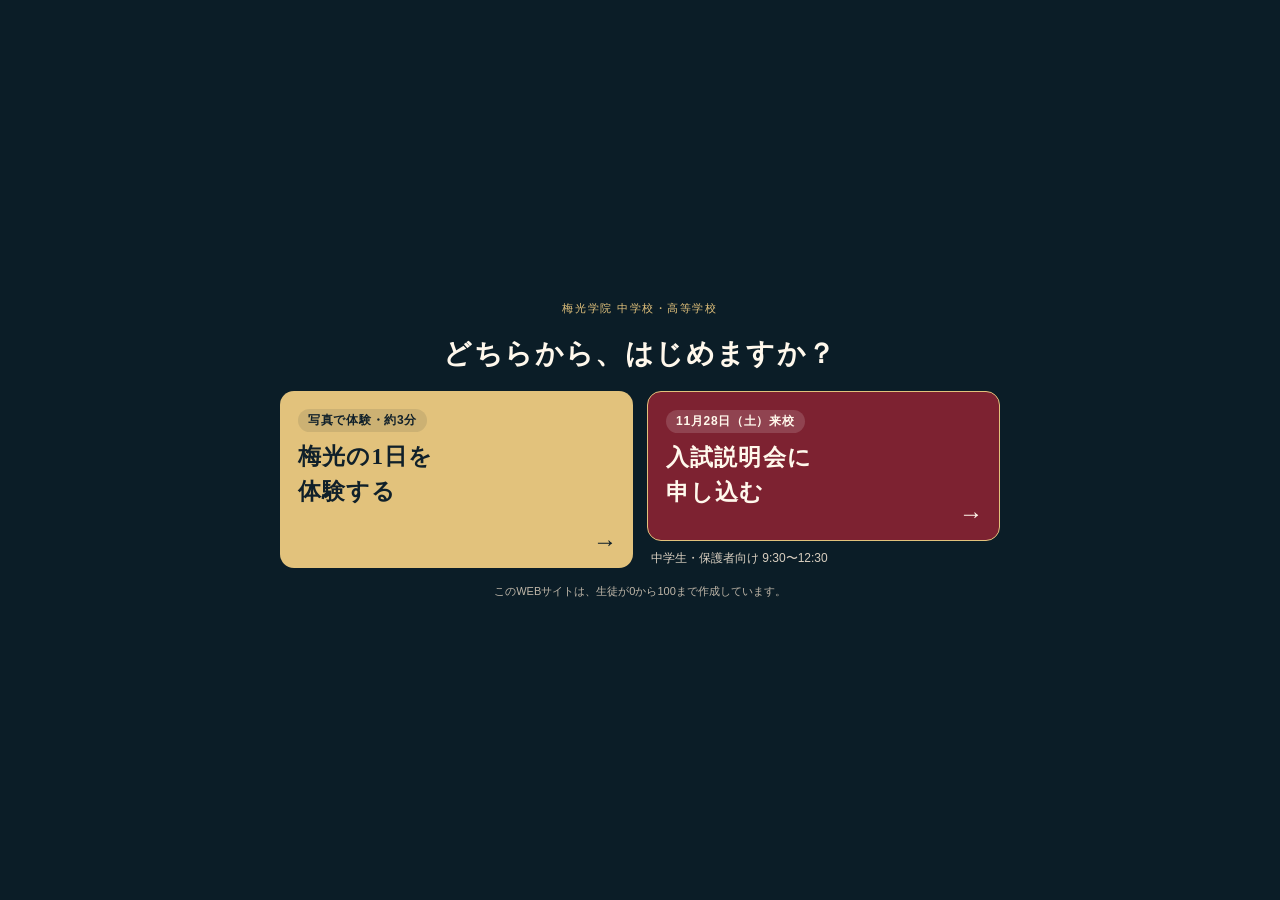
<file: index.html>
<!doctype html><html lang="ja"><head><meta charset="utf-8"><meta name="viewport" content="width=device-width,initial-scale=1"><meta name="robots" content="noindex,nofollow"><meta name="theme-color" content="#182823"><title>もし、梅光を選んだら。｜梅光の一日・ローカル試作</title><link rel="preload" as="image" href="assets/morning-home.webp"><link rel="preload" as="image" href="assets/sea-view.webp"><link rel="stylesheet" href="styles.css?v=1030still"><link rel="stylesheet" href="howto.css?v=1027e"><script>window.BAIKO_BGM='assets/after-opening-b.mp3'</script><script src="config.js?v=1114hp" defer></script><script src="app.js?v=1114hp" defer></script><link rel="stylesheet" href="opening-b.css?v=1017e"><script src="opening-b.js?v=1027a" defer></script></head><body><div id="guide" role="dialog" aria-modal="true" aria-labelledby="guide-title"><div class="gd-card"><p class="gd-school">梅光学院 中学校・高等学校</p><h2 id="guide-title">どちらから、<br class="gd-br">はじめますか？</h2><div class="gd-choices"><div class="gd-choice gd-choice-day"><button type="button" id="guide-start"><span class="gd-tag">写真で体験・約3分</span><b>梅光の1日を<br>体験する</b><span class="gd-go" aria-hidden="true">→</span></button></div><div class="gd-choice gd-choice-online"><button type="button" id="guide-online"><span class="gd-tag">11月28日（土）来校</span><b>入試説明会に<br>申し込む</b><span class="gd-go" aria-hidden="true">→</span></button><p class="gd-tip">中学生・保護者向け 9:30〜12:30</p></div></div><div class="gd-howto"><h2 class="gd-howto-title">はじめる前に</h2><div class="gd-rot"><div class="gd-rot-p"><svg class="gd-phone" viewBox="0 0 64 64" aria-hidden="true"><rect x="20" y="6" width="24" height="52" rx="5" fill="none" stroke="currentColor" stroke-width="3"/><circle cx="32" cy="51" r="2" fill="currentColor"/></svg><span><b>まず、スマホを横にしてください</b><small>写真が画面いっぱいに広がります</small></span></div><div class="gd-rot-l"><span class="gd-check" aria-hidden="true">✓</span><span><b>横向きになりました</b><small>この向きのまま進めます</small></span></div></div><ol class="gd-ops"><li><span class="gd-num" aria-hidden="true">1</span><span><b>画面を上にスワイプ</b><small>朝から夕方まで、一日が進みます（PCはホイール）</small></span></li><li><span class="gd-num" aria-hidden="true">2</span><span><b>最後は、ボタンで好きな場所へ</b><small>写真はドラッグで見回せます</small></span></li><li><span class="gd-num" aria-hidden="true">3</span><span><b>音楽が流れます</b><small>消したいときは「音」ボタンで</small></span></li></ol><button type="button" id="guide-go">はじめる <span aria-hidden="true">→</span></button><button type="button" id="guide-portrait">縦のままはじめる</button></div><p class="gd-made">このWEBサイトは、生徒が0から100まで作成しています。</p></div></div><script>(function(){var g=document.getElementById('guide');try{if(sessionStorage.getItem('baiko-guide-ok'))g.hidden=true;}catch(e){}function close(){g.hidden=true;try{sessionStorage.setItem('baiko-guide-ok','1');}catch(e){}}document.getElementById('guide-online').addEventListener('click',function(){close();document.getElementById('online-shortcut').click();});document.getElementById('guide-start').addEventListener('click',function(){g.classList.add('is-howto');g.scrollTop=0;document.getElementById('guide-go').focus();});document.getElementById('guide-go').addEventListener('click',close);document.getElementById('guide-portrait').addEventListener('click',close);})();</script><section id="opening" class="ob" role="region" aria-label="スクロールで進むオープニング" tabindex="-1" hidden>
<div class="ob-sticky">
<div class="ob-world" aria-hidden="true"></div><div class="ob-rays" aria-hidden="true"></div><div class="ob-leak" aria-hidden="true"></div>
<canvas class="ob-particles" aria-hidden="true"></canvas><div class="ob-vignette" aria-hidden="true"></div><div class="ob-grain" aria-hidden="true"></div>
<div class="ob-type"></div><div class="ob-flash" aria-hidden="true"></div>
<p class="opening-credit">梅光学院<span class="opening-made">このWEBサイトは、<br>生徒が0から100まで作成しています。</span></p><div class="opening-controls"><button id="opening-sound" type="button" aria-pressed="false">音をつける</button><button id="opening-skip" type="button">スキップ ↗</button></div>
<div class="ob-clock" aria-hidden="true"><span class="ob-digital">06:30</span><span class="ob-clock-chapter">WAKE UP</span></div>
<button class="ob-hint" type="button"><span>スクロールで、一日が進む</span><small>♪ 音が出ます</small><i aria-hidden="true"></i></button>
<div class="opening-bottom" aria-hidden="true"><span>A DAY IN BAIKO</span><div class="opening-line"></div><span class="opening-time">00 / 40</span></div>
</div><div class="ob-track" aria-hidden="true"></div>
</section>
<main id="experience" aria-label="ボタンで歩く梅光の一日" style="--backdrop:url('assets/sea-view.webp');--backdrop-pos:82% 50%;--backdrop-zoom:1.5">
<div class="photographs" aria-hidden="true"><div class="photo-plane is-active" style="--focus:60% 50%;--mobile-focus:60% 50%"><img src="assets/sea-view.webp" alt=""></div><div class="photo-plane"><img alt=""></div></div><div class="photo-shade"></div><div id="look-surface" aria-hidden="true"></div><div id="scene-hotspots" aria-label="写真の中の行き先"></div><div class="place-status"><span class="live-dot"></span><span id="place-name">一日のはじまり</span><small id="place-count"></small></div><div class="explore-tools" aria-label="景色の操作"><button id="route-toggle" type="button">場所を選ぶ</button><button id="landscape-toggle" type="button" aria-pressed="false">景色だけ</button><button id="zoom-in" type="button" aria-label="景色を拡大">＋</button><button id="zoom-out" type="button" aria-label="景色を縮小">−</button><button id="view-reset" type="button" aria-label="視点を戻す">↺</button></div><p class="look-hint">ドラッグして見回す · ＋を押して移動</p>
<button type="button" id="movie-launch" class="movie-launch">▷ 青春ムービー <small>約1分半</small></button><div id="movie-controls" class="movie-controls" aria-label="青春ムービーの操作" hidden><div class="movie-controls-row"><button type="button" id="movie-previous" aria-label="前の場面">←</button><button type="button" id="movie-play">Ⅱ 一時停止</button><button type="button" id="movie-next" aria-label="次の場面">→</button><span id="movie-position">01 / 11</span><button type="button" id="movie-exit">探索に戻る ×</button></div><label class="sr-only" for="movie-seek">ムービーの場面</label><input type="range" id="movie-seek" min="0" max="10" step="1" value="0"></div><header><a class="brand" href="https://www.baiko.ac.jp/highschool/" target="_blank" rel="noopener noreferrer">梅光学院<small>中学校・高等学校 ↗</small></a><div class="settings"><button type="button" id="sound-toggle" aria-pressed="false"><span id="sound-label">音 OFF</span><small>BGM</small></button><button type="button" id="motion-toggle" aria-pressed="false" aria-label="アニメーションを控えめにする">動き <span id="motion-label">ON</span></button></div></header>
<div class="scene-caption" id="scene-panel"><p id="scene-progress" aria-live="polite"></p><p id="scene-label">YOUR FIRST DAY IN BAIKO</p><h1 id="scene-title" tabindex="-1">もし、梅光を<br>選んだら。</h1><p id="scene-note">今日は、梅光生の気分で。</p><div id="view-options" aria-label="景色の角度" role="group" hidden></div><div class="actions" id="scene-actions"><button type="button" data-next="stairs">一日をはじめる <span aria-hidden="true">→</span></button></div><p class="interaction-hint" id="interaction-hint">下のボタンを押すと進みます（約2分）。</p></div>
<footer><button type="button" id="back-button" disabled>← ひとつ戻る</button><ol class="day-track" aria-label="一日の進み具合"><li data-phase="1">朝</li><li data-phase="2">午前</li><li data-phase="3">昼</li><li data-phase="4">休み時間</li><li data-phase="5">放課後</li><li data-phase="6">帰り道</li></ol><button type="button" id="restart-button" disabled>最初から ↺</button></footer>
<button type="button" class="about-button" id="about-button" aria-label="この体験について">i</button><div id="loading-message" role="status" aria-live="polite"></div><div class="sr-only" id="scene-announcement" role="status" aria-live="polite"></div>
</main><button id="online-shortcut" type="button"><span class="cta-text">11/28 入試説明会に申し込む</span><span class="cta-arrow" aria-hidden="true">→</span></button><dialog id="route-dialog" aria-labelledby="route-title"><div class="route-heading"><h2 id="route-title">今日は、どこへ。</h2><button id="route-close" type="button">閉じる ×</button></div><p>一日の好きな場所へ、寄り道する。</p><div id="route-places"></div></dialog><dialog id="about-dialog" aria-labelledby="about-title"><h2 id="about-title">この体験について</h2><p>学校の日常の実写真から、入学後の生活を想像するローカル試作です。言葉は演出用で、写真に写った人の発言ではありません。</p><p>音楽はこのLP用に組んだオリジナルの合成BGMです。青春ムービーは実写真をつないだフォトムービーです。写真は学校生活の実写真で、景色の操作は写真の拡大・移動による表現です。説明会の日時・申込方法は確定後に掲載します。</p><p>このWEBサイトは、生徒が0から100まで作成しています。</p><button type="button" id="about-close">体験に戻る ×</button></dialog><div class="toast" id="status-message" role="status" aria-live="polite"></div><noscript><p class="no-script">ボタンで一日を体験するにはJavaScriptを有効にしてください。<a href="https://www.baiko.ac.jp/highschool/">学校サイトを見る ↗</a></p></noscript></body></html>
</file>
<file: styles.css>
@charset "UTF-8";
:root{--serif:"Yu Mincho","Hiragino Mincho ProN",serif;--sans:"Yu Gothic",Meiryo,sans-serif;--dissolve:1250ms;--ease:cubic-bezier(.22,.61,.36,1)}*{box-sizing:border-box}html,body{margin:0;width:100%;height:100%;overflow:hidden}body{color:white;font-family:var(--sans);background:url('assets/sea-view.webp') center/cover}button,a{-webkit-tap-highlight-color:transparent}button{color:inherit;font:inherit;cursor:pointer}a{color:inherit;text-decoration:none}button:disabled{cursor:default}button:focus-visible,a:focus-visible{outline:2px solid white;outline-offset:6px}button{background:transparent;border:0}h1,h2,p{margin:0}h1,h2{font-family:var(--serif);font-weight:500}.sr-only{position:absolute;width:1px;height:1px;overflow:hidden;clip-path:inset(50%)}[hidden]{display:none!important}#experience{position:relative;width:100%;height:100svh;min-height:0;isolation:isolate}.photographs,.photo-plane,.photo-plane img,.photo-shade{position:absolute;inset:0;width:100%;height:100%}.photographs{overflow:hidden;z-index:-2}.photo-plane{opacity:0;transition:opacity var(--dissolve) ease-in-out;will-change:opacity}.photo-plane.is-active{opacity:1}.photo-plane img{object-fit:cover;object-position:var(--focus,50% 50%);transform:scale(1.015);transition:transform 5s var(--ease)}.photo-plane.is-active img{transform:scale(1)}.photo-shade{z-index:-1;pointer-events:none;background:linear-gradient(180deg,#07192450,transparent 28%,#03172222 40%,#03141bbd 100%),linear-gradient(90deg,#03192324,transparent 80%)}header{position:absolute;top:0;left:0;right:0;padding:28px 4.5%;display:flex;align-items:center;justify-content:space-between}.brand{font-family:var(--serif);font-size:22px;letter-spacing:.19em;text-shadow:0 2px 15px #071a2455}.brand small{display:block;font-family:var(--sans);font-size:9px;letter-spacing:.15em;margin-top:6px}.settings{display:flex;gap:10px}.settings button{min-height:43px;padding:10px 16px;border:1px solid #ffffff6b;border-radius:30px;backdrop-filter:blur(10px);font-size:10px;display:flex;align-items:center;gap:8px}.settings small{font-size:8px}.scene-caption{position:absolute;left:7.5%;right:7.5%;bottom:15%;opacity:1;transition:opacity 260ms ease,translate 650ms var(--ease);translate:0 0;max-height:calc(100svh - 210px);overflow-y:auto;scrollbar-width:thin;scrollbar-color:#ffffff55 transparent;padding:9px 0}#experience.is-changing .scene-caption{opacity:0;translate:0 9px;pointer-events:none}#scene-label{font-size:10px;letter-spacing:.19em;margin-bottom:23px;text-shadow:0 1px 12px #0009}h1{font-size:clamp(36px,4.6vw,70px);line-height:1.7;letter-spacing:.07em;text-shadow:0 2px 25px #051b2444}h1:focus{outline:none}#scene-note{font-size:12px;letter-spacing:.07em;line-height:2;margin-top:18px;text-shadow:0 1px 10px #0007}.actions{display:flex;flex-wrap:wrap;gap:14px;margin-top:30px}.actions button,.actions a{display:flex;align-items:center;justify-content:space-between;gap:48px;min-width:240px;min-height:58px;padding:17px 24px;border:1px solid #ffffffad;backdrop-filter:blur(8px);font-size:12px;line-height:1.7;letter-spacing:.07em;transition:border-color .3s,background .3s}.actions button:hover,.actions a:hover{border-color:white;background:#ffffff12}.actions button span{font-size:19px}.actions button:disabled{opacity:.6}.interaction-hint{font-size:10px;letter-spacing:.05em;line-height:1.8;margin-top:18px;opacity:.85}footer{position:absolute;left:4.5%;right:4.5%;bottom:28px;display:flex;align-items:center;justify-content:space-between;gap:25px}footer button{min-height:38px;font-size:10px;letter-spacing:.05em;padding:8px 0;white-space:nowrap;text-shadow:0 1px 10px #0007}footer button:disabled{opacity:.35}.day-track{list-style:none;display:flex;margin:0;padding:0;gap:23px}.day-track li{font-size:9px;letter-spacing:.1em;opacity:.45;position:relative;padding:15px 0}.day-track li:before{content:"";position:absolute;left:0;right:0;bottom:4px;height:1px;background:#ffffff66}.day-track li[aria-current=step]{opacity:1}.day-track li[aria-current=step]:before{height:2px;background:white}.day-track li.is-past{opacity:.75}#view-options{display:flex;gap:10px;margin:20px 0 0;overflow-x:auto;padding:6px 2px;max-width:760px;scrollbar-width:thin;scrollbar-color:#ffffff77 transparent}.view-button{width:105px;height:72px;flex-shrink:0;position:relative;padding:0;border:1px solid #ffffff65;opacity:.72;overflow:hidden}.view-button img{width:100%;height:100%;object-fit:cover;display:block}.view-button span{position:absolute;bottom:0;left:0;right:0;font-size:9px;text-align:center;padding:16px 3px 6px;background:linear-gradient(transparent,#061520aa)}.view-button[aria-pressed=true]{opacity:1;border:2px solid white}.about-button{position:absolute;right:18px;top:50%;border:1px solid #ffffff80;border-radius:50%;width:26px;height:26px;font:italic 13px Georgia,serif}.toast,#loading-message{position:fixed;left:50%;bottom:85px;transform:translateX(-50%);max-width:90vw;padding:12px 18px;font-size:11px;line-height:1.8;backdrop-filter:blur(20px);text-shadow:0 1px 5px #000;z-index:60}.toast{opacity:0;pointer-events:none;transition:opacity .25s;background:#071a2744;border:1px solid #ffffff55}.toast.is-visible{opacity:1}#loading-message:empty{display:none}dialog{color:white;background:linear-gradient(#071521ab,#071521ab),url('assets/window.webp') center/cover;border:1px solid #ffffff77;padding:38px;max-width:min(520px,90vw)}dialog::backdrop{background:#07192455;backdrop-filter:blur(16px)}dialog h2{font-size:25px;margin-bottom:20px}dialog p{font-size:12px;line-height:2.2;margin-bottom:20px}dialog button{padding:13px 0;border-bottom:1px solid #fff9;font-size:12px}.no-script{position:fixed;bottom:110px;left:7%;right:7%;font-size:13px;line-height:2}
html[data-motion=off] *{transition:none!important;animation:none!important}html[data-motion=off] .photo-plane img{transform:none}
@media(max-width:700px) and (orientation:portrait){header{padding:23px 6%}.brand{font-size:18px}.brand small{font-size:8px;letter-spacing:.08em}.settings{gap:7px}.settings button{padding:9px 11px;min-height:39px;font-size:9px;gap:5px}.settings small{display:none}.scene-caption{left:7%;right:7%;bottom:18%;max-height:calc(100svh - 235px);padding:6px 0}h1{font-size:clamp(28px,8.1vw,44px);line-height:1.9;letter-spacing:.025em}#scene-label{font-size:9px;letter-spacing:.12em;margin-bottom:20px}#scene-note{font-size:11px;letter-spacing:.035em;margin-top:15px;line-height:2}.actions{flex-direction:column;gap:10px;margin-top:25px}.actions button,.actions a{width:100%;min-width:0;min-height:53px;font-size:11px;padding:14px 18px;gap:20px}.interaction-hint{font-size:9px;margin-top:15px}footer{left:7%;right:7%;bottom:22px;display:grid;grid-template-columns:1fr 1fr;gap:8px}.day-track{grid-column:1/-1;grid-row:1;justify-content:space-between;gap:7px}.day-track li{font-size:8px;letter-spacing:.01em;padding:10px 0}#back-button{text-align:left}#restart-button{text-align:right}footer button{font-size:9px;min-height:29px}.about-button{right:10px;top:105px;width:23px;height:23px;font-size:12px}.view-button{width:83px;height:64px}.view-button span{font-size:8px}#view-options{gap:8px;margin-top:15px}.toast,#loading-message{bottom:115px;font-size:10px}.photo-plane img{object-position:var(--mobile-focus,var(--focus,50% 50%))}}
@media(max-height:560px){header{padding-top:14px}.scene-caption{bottom:70px;max-height:calc(100svh - 155px)}h1{font-size:28px;line-height:1.4}#scene-label{margin-bottom:8px}.actions{margin-top:15px}.interaction-hint{display:none}footer{bottom:10px}.day-track{display:none}.settings button{min-height:34px}.actions button,.actions a{min-height:44px;padding:10px 18px}}
@media(prefers-reduced-motion:reduce){*{transition:none!important;animation:none!important}.photo-plane img{transform:none}}
#experience[data-scene=views] h1{font-size:clamp(29px,3.4vw,48px);line-height:1.55}#experience[data-scene=views] #scene-label{margin-bottom:14px}#experience[data-scene=views] .actions{margin-top:20px}#experience[data-scene=views] .interaction-hint{margin-top:10px}#experience[data-scene=views] .scene-caption{bottom:14%;max-height:calc(100svh - 185px)}
@media(max-width:700px) and (orientation:portrait){#experience[data-scene=views] .scene-caption{bottom:18%;max-height:calc(100svh - 230px)}}

/* Keep photography open; contrast is concentrated on type and controls. */
h1{text-shadow:0 2px 5px #07131a70,0 5px 28px #07131a66}
#scene-label{font-size:11px;font-weight:600;text-shadow:0 1px 5px #000b}
#scene-note{font-size:13px;text-shadow:0 1px 4px #000b,0 2px 15px #0008}
.actions button,.actions a{font-size:13px;font-weight:600;border-color:#ffffffe0;background:#07192338;box-shadow:0 3px 18px #06131c20,inset 0 0 0 1px #ffffff0a;text-shadow:0 1px 4px #0007;backdrop-filter:blur(10px)}
.actions button:hover,.actions a:hover{background:#07192366;border-color:#fff}
.actions button span{font-size:22px;font-weight:400}
.interaction-hint{opacity:1;text-shadow:0 1px 5px #000a}
.settings button{background:#07192320;text-shadow:0 1px 4px #0008;border-color:#ffffff99}
@media(max-width:700px) and (orientation:portrait){#scene-label{font-size:10px}#scene-note{font-size:12px}.actions button,.actions a{font-size:12px}.interaction-hint{font-size:10px}}

/* A photographic world, with navigation anchored inside the view. */
.photo-plane img,.photo-plane.is-active img{transform:translate(var(--camera-x,0px),var(--camera-y,0px)) scale(var(--camera-zoom,1.08));transition:transform 1600ms var(--ease)}
#experience.is-looking .photo-plane img{transition:none}
#look-surface{position:absolute;inset:0;z-index:0;cursor:grab;touch-action:none}#experience.is-looking #look-surface{cursor:grabbing}
header,.scene-caption,footer,.settings,.about-button{z-index:4}
.scene-caption{pointer-events:none;bottom:16%;left:5%;right:5%}.scene-caption button,.scene-caption a,#view-options{pointer-events:auto}
h1{font-size:clamp(30px,3.5vw,52px);line-height:1.55}#scene-label{margin-bottom:16px}#scene-note{margin-top:14px}.actions{margin-top:23px}
#scene-hotspots{position:absolute;inset:0;z-index:2;pointer-events:none}
.scene-hotspot{position:absolute;left:var(--pin-x);top:var(--pin-y);display:flex;align-items:center;gap:12px;pointer-events:auto;transform:translate(-50%,-50%);padding:12px;max-width:280px;text-align:left}
.pin-marker{width:42px;height:42px;display:grid;place-items:center;flex-shrink:0;border:1px solid #ffffffe0;border-radius:50%;font-size:25px;font-weight:300;background:#061b2a40;backdrop-filter:blur(7px);box-shadow:0 0 0 7px #ffffff10;animation:pin-breathe 3s ease-in-out infinite}
.pin-label{font-size:11px;letter-spacing:.08em;text-shadow:0 1px 5px #000,0 1px 18px #000;background:#06192335;padding:8px 10px;border-radius:2px;backdrop-filter:blur(5px)}
.scene-hotspot:hover .pin-marker{background:#ffffff30;box-shadow:0 0 0 11px #ffffff15}
@keyframes pin-breathe{50%{box-shadow:0 0 0 12px #ffffff05}}
.place-status{position:absolute;top:120px;left:4.5%;z-index:4;display:flex;gap:9px;align-items:center;font-size:10px;letter-spacing:.1em;text-shadow:0 1px 8px #000}
.place-status small{font-size:9px;opacity:.7;margin-left:10px}.live-dot{width:5px;height:5px;background:white;border-radius:50%;box-shadow:0 0 10px #fff8}
.explore-tools{position:absolute;right:4.5%;bottom:16%;z-index:5;display:flex;flex-direction:column;gap:7px}
.explore-tools button{border:1px solid #ffffff80;background:#06192350;backdrop-filter:blur(10px);min-width:46px;min-height:42px;padding:10px;font-size:10px;box-shadow:0 2px 12px #0001}
.explore-tools button:hover{background:#ffffff24}.look-hint{position:absolute;left:50%;top:120px;transform:translateX(-50%);font-size:10px;letter-spacing:.07em;z-index:4;pointer-events:none;text-shadow:0 1px 10px #000}
.landscape-only .scene-caption,.landscape-only #scene-hotspots,.landscape-only .photo-shade,.landscape-only .look-hint{opacity:0;pointer-events:none}.landscape-only #scene-hotspots button,.landscape-only .scene-caption button,.landscape-only .scene-caption a{pointer-events:none;visibility:hidden}.photo-shade{transition:opacity .6s}
#experience.is-changing #scene-hotspots{opacity:0;pointer-events:none}#experience.is-changing #scene-hotspots button{pointer-events:none}
#route-dialog{width:min(960px,92vw);max-width:960px;max-height:88svh;padding:30px;background:linear-gradient(#061521b0,#061521d9),url('assets/high-view.webp') center/cover}
.route-heading{display:flex;align-items:center;justify-content:space-between;gap:20px}.route-heading h2{margin:0}.route-heading button{border:0}#route-places{display:grid;grid-template-columns:repeat(4,1fr);gap:12px}
#route-places button{position:relative;border:1px solid #ffffff55;padding:0;overflow:hidden;min-height:105px;text-align:left}#route-places img{width:100%;height:125px;object-fit:cover;display:block}#route-places span{position:absolute;bottom:0;left:0;right:0;background:linear-gradient(transparent,#041522cf);padding:25px 10px 10px;font-size:10px;line-height:1.6}#route-places button[aria-current=location]{border:2px solid white}
@media(max-width:700px) and (orientation:portrait){.scene-caption{left:7%;right:7%;bottom:20%}h1{font-size:clamp(27px,7.7vw,40px);line-height:1.7}.place-status{top:101px;left:7%;font-size:9px}.look-hint{top:139px;width:100%;text-align:center;font-size:9px}.explore-tools{left:7%;right:7%;bottom:13.3%;flex-direction:row;gap:6px}.explore-tools button{min-height:34px;min-width:35px;padding:7px 10px;font-size:9px}.scene-hotspot{left:62%;top:29%;max-width:220px;gap:9px}.scene-hotspot:nth-child(2){left:68%;top:40%}.pin-marker{width:34px;height:34px;font-size:22px}.pin-label{font-size:9px;padding:7px;max-width:155px}.about-button{top:100px}#route-places{grid-template-columns:repeat(2,1fr)}#route-dialog{padding:22px}.route-heading h2{font-size:23px}#experience[data-scene=views] .scene-caption{bottom:20%;max-height:calc(100svh - 280px)}#experience[data-scene=views] #scene-hotspots{display:none}}
@media(max-height:680px) and (max-width:700px) and (orientation:portrait){.scene-caption{bottom:22%;max-height:calc(100svh - 230px)}h1{font-size:26px;line-height:1.5}.scene-hotspot{top:25%}.look-hint{display:none}.explore-tools{bottom:14.5%}}
@media(prefers-reduced-motion:reduce){.pin-marker{animation:none}}
@media(max-width:700px) and (orientation:portrait){#scene-hotspots[data-count="2"] .scene-hotspot{left:27%;top:24%;flex-direction:column;gap:8px;max-width:155px;text-align:center}#scene-hotspots[data-count="2"] .scene-hotspot:nth-child(2){left:73%;top:24%}#scene-hotspots[data-count="2"] .pin-label{max-width:140px}}
html[data-motion=off] .look-hint{display:none}

.movie-launch{position:absolute;right:4.5%;top:104px;z-index:5;border:1px solid #ffffffa6;border-radius:24px;padding:12px 18px;background:#07192340;backdrop-filter:blur(12px);font-size:11px;letter-spacing:.05em;text-shadow:0 1px 5px #0008}.movie-launch small{font-size:9px;margin-left:8px;opacity:.8}.movie-launch:hover{background:#ffffff25}
.movie-controls{position:absolute;bottom:32px;left:7%;right:7%;max-width:720px;margin:0 auto;z-index:8;padding:12px 18px;background:#07192350;border:1px solid #ffffff55;backdrop-filter:blur(14px)}.movie-controls-row{display:flex;align-items:center;gap:14px}.movie-controls button{font-size:11px;min-height:36px;min-width:36px}.movie-controls button:disabled{opacity:.35}.movie-controls #movie-play{min-width:102px}.movie-controls #movie-exit{margin-left:auto}.movie-controls #movie-position{font-size:10px;letter-spacing:.1em;white-space:nowrap}.movie-controls input{width:100%;accent-color:#fff;margin:10px 0 0;height:18px;cursor:pointer}
#experience.is-cinema #scene-hotspots,#experience.is-cinema .explore-tools,#experience.is-cinema footer,#experience.is-cinema .look-hint,#experience.is-cinema #about-button,#experience.is-cinema .actions,#experience.is-cinema #view-options,#experience.is-cinema .interaction-hint{display:none!important}
#experience.is-cinema #look-surface{pointer-events:none}#experience.is-cinema .scene-caption{left:7%;right:7%;bottom:24%;max-height:calc(100svh - 260px)}#experience.is-cinema h1{font-size:clamp(32px,4vw,58px);line-height:1.65}#experience.is-cinema #scene-note{font-size:13px}#experience.is-cinema .photo-plane.is-active img{animation:film-drift 9s ease-out both}#experience.movie-paused .photo-plane img{animation-play-state:paused}
@keyframes film-drift{from{transform:scale(1.045) translate(-.3%,.2%)}to{transform:scale(1.12) translate(.5%,-.35%)}}
@media(max-width:700px) and (orientation:portrait){.movie-launch{top:158px;right:7%;padding:10px 14px;font-size:10px}.movie-launch small{font-size:8px}#experience.is-cinema .scene-caption{bottom:26%;max-height:calc(100svh - 265px)}#experience.is-cinema h1{font-size:clamp(27px,8vw,40px);line-height:1.75}.movie-controls{bottom:27px;padding:10px 12px}.movie-controls-row{gap:4px}.movie-controls button{font-size:10px;min-width:27px}.movie-controls #movie-play{min-width:88px}.movie-controls #movie-position{font-size:8px}.movie-controls #movie-exit{font-size:9px}.movie-controls input{margin-top:8px}}
#experience.is-cinema[data-scene=end] .actions{display:flex!important}
#experience.is-cinema.movie-paused .photo-plane.is-active img{animation-play-state:paused}

/* Render the full cover-sized photograph so dragging can reach every edge. */ .photo-plane img{right:auto;bottom:auto;max-width:none;object-fit:fill} html[data-motion=off] .photo-plane img{transform:translate(var(--camera-x,0px),var(--camera-y,0px)) scale(var(--camera-zoom,1));}

/* One primary action on the photo; optional controls live in one menu on every screen. */
#mobile-menu-toggle{display:block;min-height:44px;padding:10px 18px;border:1px solid #ffffff99;border-radius:24px;background:#07192338;backdrop-filter:blur(10px);font-size:12px;text-shadow:0 1px 4px #0008}
#mobile-menu-toggle:hover{background:#ffffff24}
.explore-tools,.settings{display:none!important}
#mobile-menu{width:min(440px,90vw);max-height:85svh;overflow:auto;background:linear-gradient(#061521c9,#061521db),url('assets/high-view.webp') center/cover;border-radius:12px;padding:24px}
#mobile-menu h2{font-size:22px}
#mobile-menu-controls{display:grid;grid-template-columns:1fr 1fr;gap:10px}
#mobile-menu-controls button{position:static!important;display:block!important;width:auto;height:auto;min-height:48px;padding:12px 10px;border:1px solid #ffffff88;border-radius:8px;background:#ffffff0b;font-size:12px;text-align:center;margin:0}
#mobile-menu-controls #movie-launch,#mobile-menu-controls #restart-button{grid-column:1/-1}
#mobile-menu-controls #zoom-in::after{content:' 拡大'}
#mobile-menu-controls #zoom-out::after{content:' 縮小'}
#mobile-menu-controls #view-reset::after{content:' 視点を戻す'}
#mobile-menu-controls #about-button::after{content:' この体験について'}
@media(max-width:700px) and (orientation:portrait){
#mobile-menu-toggle{padding:10px 16px;font-size:11px}
#scene-hotspots{display:none!important}
.look-hint{top:137px;font-size:10px}
.scene-caption{bottom:16%;max-height:calc(100svh - 225px)}
footer{bottom:20px;grid-template-columns:1fr;gap:3px}
.day-track{grid-row:1;opacity:.75}
#back-button{grid-row:2;justify-self:start;min-height:44px;font-size:10px}
#experience[data-scene=start] #back-button{visibility:hidden}
.movie-launch{top:157px;right:7%}
}

/* Landscape phones: keep caption, choices and back button clear of each other. */
@media(max-height:560px){
.place-status,.look-hint,#scene-hotspots{display:none!important}
header{padding-top:12px}
.scene-caption{bottom:50px;max-height:calc(100svh - 115px);padding:4px 0}
h1,#experience.is-cinema h1,#experience[data-scene=views] h1{font-size:24px;line-height:1.45}
#scene-label{margin-bottom:6px}#scene-note{margin-top:6px;line-height:1.7}
.actions{margin-top:12px;flex-direction:row;flex-wrap:wrap;gap:8px}
.actions button,.actions a{width:auto;min-width:0;min-height:42px;padding:8px 16px;gap:24px}
footer{bottom:4px;display:flex}.day-track{display:none}
#back-button{min-height:40px}
.movie-launch{top:14px;right:calc(4.5% + 110px)}
.movie-controls{bottom:6px;padding:6px 12px}.movie-controls input{margin-top:4px}
#experience.is-cinema .scene-caption{bottom:84px;max-height:calc(100svh - 140px)}
}

/* Always available, including while the opening makes the experience inert. */
#online-shortcut{position:fixed;z-index:110;right:4.5%;bottom:24px;min-height:46px;padding:12px 20px;display:flex;align-items:center;gap:22px;border:1px solid #eee5d4a6;border-radius:28px;background:#172d32e8;color:#fff8e9;box-shadow:0 4px 24px #0003;backdrop-filter:blur(14px);font-size:12px;letter-spacing:.05em}
#online-shortcut:hover{background:#29434a}#online-shortcut:disabled{opacity:.7}
#experience footer{right:calc(4.5% + 225px)}
body.opening-active #online-shortcut,body:has(#experience.is-cinema) #online-shortcut{bottom:132px}
@media(max-width:700px) and (orientation:portrait){#online-shortcut{right:7%;bottom:max(20px,env(safe-area-inset-bottom));font-size:11px;gap:14px;padding:11px 16px}#experience footer{right:7%}}
@media(max-height:560px){#online-shortcut{bottom:4px;min-height:40px;padding:8px 16px}body.opening-active #online-shortcut,body:has(#experience.is-cinema) #online-shortcut{bottom:100px}}
/* Scene-aware photographic grading, shared by stills and the opening. */
.photo-plane img,#opening .opening-panel img{filter:saturate(.88) contrast(1.04) brightness(1.025)}
.photo-plane img[src*="sea-view"],#opening .opening-panel img[src*="sea-view"]{filter:saturate(.77) contrast(1.12) brightness(.98)}
.photo-plane img[src*="window"],#opening .opening-panel img[src*="window"],.photo-plane img[src*="friends"],#opening .opening-panel img[src*="friends"]{filter:saturate(.86) contrast(1.025) brightness(1.055) sepia(.045)}
.photo-plane img[src*="chapel"],#opening .opening-panel img[src*="chapel"]{filter:saturate(.82) contrast(1.04) brightness(1.09)}
.photo-plane img[src*="sunset"]{filter:saturate(.92) contrast(1.06) brightness(1.035) sepia(.08)}
#experience[data-scene="start"] .photo-shade{background:linear-gradient(180deg,#061b293b,transparent 28%,#061b2920 65%,#06182291),linear-gradient(90deg,#082330a6, #08233040 45%,transparent 76%)}
#experience[data-scene="start"] h1{text-shadow:0 2px 22px #06182255}

/* Phone-first readability: nothing under 10px, controls at least 44px tall. */
@media(max-width:700px) and (orientation:portrait){
.brand small{font-size:10px}
.place-status{font-size:11px}
.look-hint{font-size:11px}
#scene-label{font-size:10px}
#scene-note{font-size:13px}
.interaction-hint{font-size:11px}
.actions button,.actions a{font-size:13px;min-height:54px}
.day-track li{font-size:10px}
footer button,#back-button{font-size:12px;min-height:44px}
.movie-launch{font-size:12px;min-height:44px}
.movie-launch small{font-size:10px}
.movie-controls button{font-size:12px;min-width:40px;min-height:44px}
.movie-controls #movie-position{font-size:10px}
.toast,#loading-message{font-size:12px}
#route-places span{font-size:12px}
dialog p{font-size:13px}
}

/* Phone layout, simplified (2026-10-14 meeting): the whole photo sits in a 3:2 frame at the top so no one is cut off,
   the words and one step forward sit below it, and the online session is one large button at the bottom. */
@media(max-width:700px) and (orientation:portrait){
#experience{--photo-top:calc(env(safe-area-inset-top,0px) + 90px);--photo-h:min(66.667vw,38svh);--cta:calc(env(safe-area-inset-bottom,0px) + 86px);background:#0c1a1f}
.photographs,.photo-shade,#look-surface{top:var(--photo-top);bottom:auto;height:var(--photo-h)}
.photo-shade,#experience[data-scene="start"] .photo-shade{background:linear-gradient(180deg,transparent 72%,#0c1a1f)}
#look-surface{touch-action:auto;cursor:default}
#experience[data-single=true] #look-surface{cursor:pointer}
.place-status,.look-hint{display:none!important}
.scene-caption{top:calc(var(--photo-top) + var(--photo-h) + 20px);bottom:calc(var(--cta) + 54px);left:6%;right:6%;max-height:none;overflow-y:auto;padding:0}
h1,#experience[data-scene=views] h1{font-size:clamp(24px,7vw,31px);line-height:1.55;letter-spacing:.04em}
#scene-label{margin-bottom:10px}
#scene-note{margin-top:8px;line-height:1.8}
.actions{margin-top:18px;gap:10px}
.actions button,.actions a{min-height:52px}
.actions button.is-next,#experience[data-scene=start] .actions button[data-next=stairs]{background:#fff8ec;color:#10242a;border-color:#fff8ec;text-shadow:none;box-shadow:none}
#experience[data-scene=start] .actions button[data-next=online]{display:none}
#experience[data-scene=start] .interaction-hint,#experience[data-scene=online] .interaction-hint{display:none}
.interaction-hint{margin-top:10px}
#experience[data-scene=views] .scene-caption{bottom:calc(var(--cta) + 54px);max-height:none}
footer{bottom:calc(var(--cta) + 4px);left:6%;right:6%}
.day-track{display:none}
#online-shortcut,body.opening-active #online-shortcut{left:5%;right:5%;bottom:calc(env(safe-area-inset-bottom,0px) + 14px);min-height:60px;padding:14px 20px;justify-content:center;gap:12px;border:0;border-radius:14px;background:linear-gradient(#f4dfac,#e3c27c);color:#13262b;font-size:16px;font-weight:700;letter-spacing:.08em;box-shadow:0 6px 24px #0006}
#online-shortcut:hover{background:#f4dfac}
.toast,#loading-message{bottom:calc(var(--cta,86px) + 60px)}
}
/* Short phones (SE class): smaller photo frame and type so the step forward stays on screen. */
@media(max-width:700px) and (orientation:portrait) and (max-height:700px){
#experience{--photo-top:calc(env(safe-area-inset-top,0px) + 74px);--photo-h:min(54vw,28svh);--cta:calc(env(safe-area-inset-bottom,0px) + 72px)}
header{padding-top:16px}
.scene-caption{top:calc(var(--photo-top) + var(--photo-h) + 14px)}
h1,#experience[data-scene=views] h1{font-size:clamp(22px,6.4vw,26px);line-height:1.45}
#scene-label{margin-bottom:6px}
#scene-note{margin-top:4px;line-height:1.6}
.actions{margin-top:12px;gap:8px}
.actions button,.actions a{min-height:46px;padding:10px 16px}
#online-shortcut,body.opening-active #online-shortcut{min-height:52px;padding:10px 18px;bottom:calc(env(safe-area-inset-bottom,0px) + 10px);font-size:15px}
}

/* Phones, revised (2026-10-14 late): the photograph fills the whole screen behind everything,
   and the framed photo on top keeps every face in view; the frame melts into it at the bottom. */
@media(max-width:700px) and (orientation:portrait){
#experience{background:#0c1a1f}
#experience::before{content:'';position:absolute;inset:-24px;z-index:-3;background:var(--backdrop) center/cover no-repeat;filter:blur(7px) saturate(1.05) brightness(.8);transform:scale(1.04)}
#experience::after{content:'';position:absolute;inset:0;z-index:-3;pointer-events:none;background:linear-gradient(180deg,#06141a55 0%,#06141a10 calc(var(--photo-top) + var(--photo-h)*.6),#06141aa6 calc(var(--photo-top) + var(--photo-h) + 40px),#06141ad9 100%)}
.photographs{-webkit-mask-image:linear-gradient(180deg,#000 78%,transparent);mask-image:linear-gradient(180deg,#000 78%,transparent)}
.photo-shade,#experience[data-scene="start"] .photo-shade{background:none}
}
/* The one call to action: navy, a fine gold double rule, gold Mincho. */
#online-shortcut{font-family:var(--serif);font-weight:600;letter-spacing:.14em;color:#f3e2b8;background:linear-gradient(180deg,#14303d,#0b1d27);border:1px solid #c9a55a;border-radius:4px;box-shadow:0 0 0 3px #0b1d27,0 0 0 4px #c9a55a8c,0 10px 30px #0008;gap:16px;text-shadow:0 1px 0 #0006}
#online-shortcut .cta-arrow{font-family:var(--sans);font-size:1.1em;color:#d9b770;transition:transform .3s var(--ease)}
#online-shortcut:hover{background:linear-gradient(180deg,#1a3a49,#0e2430)}#online-shortcut:hover .cta-arrow{transform:translateX(4px)}
@media(max-width:700px) and (orientation:portrait){
#online-shortcut,body.opening-active #online-shortcut{left:calc(5% + 4px);right:calc(5% + 4px);bottom:calc(env(safe-area-inset-bottom,0px) + 18px);border:1px solid #c9a55a;border-radius:4px;background:linear-gradient(180deg,#14303d,#0b1d27);color:#f3e2b8;font-size:16px;font-weight:600;letter-spacing:.14em;box-shadow:0 0 0 3px #0b1d27,0 0 0 4px #c9a55a8c,0 10px 30px #0009}
#online-shortcut:hover{background:linear-gradient(180deg,#1a3a49,#0e2430)}
}
@media(max-width:700px) and (orientation:portrait) and (max-height:700px){#online-shortcut,body.opening-active #online-shortcut{bottom:calc(env(safe-area-inset-bottom,0px) + 14px);font-size:15px;letter-spacing:.1em}}
@media(min-width:701px){#experience footer{right:calc(4.5% + 290px)}}
/* Revised again (2026-10-14 late): the backdrop is enlarged on a chosen detail, not blurred;
   the call to action is wine red with gold. */
@media(max-width:700px) and (orientation:portrait){
#experience::before{inset:0;background:var(--backdrop) var(--backdrop-pos,50% 50%)/cover no-repeat;filter:saturate(1.05) brightness(.92);transform:scale(var(--backdrop-zoom,1.4));transform-origin:var(--backdrop-pos,50% 50%)}
}
#online-shortcut,body.opening-active #online-shortcut{background:linear-gradient(180deg,#7d2231,#55121f);border:1px solid #d4b06a;color:#f6e3b4;box-shadow:0 0 0 3px #55121f,0 0 0 4px #d4b06aa6,0 10px 30px #0008}
#online-shortcut .cta-arrow{color:#e2c27c}
#online-shortcut:hover{background:linear-gradient(180deg,#8f2a3a,#621726)}
@media(max-width:700px) and (orientation:portrait){#online-shortcut,body.opening-active #online-shortcut{background:linear-gradient(180deg,#7d2231,#55121f);border:1px solid #d4b06a;color:#f6e3b4;box-shadow:0 0 0 3px #55121f,0 0 0 4px #d4b06aa6,0 10px 30px #0009}#online-shortcut:hover{background:linear-gradient(180deg,#8f2a3a,#621726)}}

/* The online-session call to action: white with a wine-red frame. */
#online-shortcut,body.opening-active #online-shortcut,#online-shortcut:hover{background:#fff;color:#7d2231;border:2px solid #7d2231;box-shadow:0 6px 24px #0005;text-shadow:none}
#online-shortcut:hover{background:#fbf3f4}
#online-shortcut .cta-arrow{color:#b8924a}
@media(max-width:700px) and (orientation:portrait){#online-shortcut,body.opening-active #online-shortcut,#online-shortcut:hover{background:#fff;color:#7d2231;border:2px solid #7d2231;box-shadow:0 6px 24px #0006}#online-shortcut:hover{background:#fbf3f4}}/* Online-session perk: a wine-red framed card under the actions, received via the official LINE account. */
#perk-card{margin-top:20px;max-width:420px;padding:18px 20px 20px;background:#fffdf8f2;color:#2a1b1e;border:2px solid #7d2231;box-shadow:0 0 0 3px #fffdf8f2,0 0 0 4px #b8924a,0 10px 30px #0006;text-shadow:none}
#perk-card .perk-tag{display:inline-block;padding:3px 10px;background:#7d2231;color:#fff;font-size:10px;font-weight:700;letter-spacing:.2em}
#perk-card .perk-items{list-style:none;display:grid;grid-template-columns:1fr 1fr;gap:8px;margin:10px 0 0;padding:0}
#perk-card .perk-group{margin:10px 0 0;font-size:11px;font-weight:700;letter-spacing:.08em;color:#7d2231}
#perk-card .perk-group+.perk-items{margin-top:4px}
#perk-card .perk-items li{display:grid;align-content:start;gap:2px;padding:9px 10px;background:#f5ece0;border-top:2px solid #b8924a}
#perk-card .perk-items b{font-family:var(--serif);font-size:15px;font-weight:600;line-height:1.45;color:#7d2231}
#perk-card .perk-items span{font-size:10.5px;line-height:1.6;color:#4a3a3c}
#perk-card .perk-how{display:flex;flex-wrap:wrap;align-items:center;gap:2px 4px;margin:10px 0 0;padding:0;list-style:none;counter-reset:how;font-size:10.5px;line-height:1.6;color:#4a3a3c}
#perk-card .perk-how::before{content:"受け取り方";margin-right:4px;font-weight:700;color:#7d2231}
#perk-card .perk-how li{counter-increment:how}
#perk-card .perk-how li::before{content:counter(how);display:inline-grid;place-items:center;width:15px;height:15px;margin-right:3px;border-radius:50%;background:#7d2231;color:#fff;font-size:9px;font-weight:700}
#perk-card .perk-how li:not(:last-child)::after{content:"→";margin-left:4px;color:#b8924a}
.actions a.is-apply{background:#fffdf8;color:#7d2231;border:2px solid #7d2231;font-weight:700;text-shadow:none}
.actions a.is-apply:hover{background:#fbf3f4;border-color:#7d2231}
#perk-card .perk-apply{display:flex;align-items:center;justify-content:center;margin-top:12px;min-height:52px;padding:12px 16px;background:#7d2231;color:#fff;font-size:15px;font-weight:700;letter-spacing:.08em;border-radius:6px}
#perk-card .perk-apply:hover{background:#621726}
#perk-card .perk-line{display:flex;flex-direction:column;align-items:center;justify-content:center;gap:3px;margin-top:12px;min-height:64px;padding:10px 12px;background:#087f3d;color:#fff;font-size:16px;font-weight:700;line-height:1.5;letter-spacing:.02em;border-radius:6px;text-align:center}
#perk-card .perk-line small{font-size:12px;font-weight:500;letter-spacing:.03em}
#perk-card .perk-line:hover{background:#066832}
#perk-card .perk-notice{margin:6px 0 0;font-size:11px;line-height:1.5;font-weight:700;color:#7d2231;text-align:center}
#perk-card .perk-line:focus-visible{outline:2px solid #7d2231;outline-offset:3px}
#online-shortcut .cta-perk{position:absolute;top:-11px;left:14px;padding:2px 8px;box-shadow:0 2px 6px #0004;background:#7d2231;color:#fff;font-family:var(--sans);font-size:10px;font-weight:700;letter-spacing:.12em;border-radius:3px;white-space:nowrap}
@media(max-width:700px) and (orientation:portrait){#perk-card{margin-top:16px;max-width:none;padding:14px 16px 16px}#perk-card .perk-items b{font-size:14px}#online-shortcut .cta-perk{font-size:9px;padding:2px 6px;top:-10px}}
/* Phones: on the online-session scene the photo frame gets shorter so the perk card and its LINE button stay on screen. */
@media(max-width:700px) and (orientation:portrait){#experience[data-scene=online]{--photo-h:min(40vw,18svh)}#perk-card .perk-line{margin-top:10px}}
@media(max-width:700px) and (orientation:portrait) and (max-height:700px){#experience[data-scene=online]{--photo-h:min(30vw,14svh)}}
/* Online-session scene: the fixed CTA would point to the page you are already on, so the in-page apply button takes its place. Phones keep the perk card to names + one-line steps. */
body:has(#experience[data-scene=online]) #online-shortcut{display:none}
@media(max-width:700px) and (orientation:portrait){#perk-card .perk-items span{display:none}#perk-card .perk-items{grid-template-columns:repeat(3,1fr);gap:5px}#perk-card .perk-items b{font-size:12px;line-height:1.4}#perk-card .perk-group{margin-top:8px;font-size:10.5px}#perk-card .perk-items li{padding:5px 6px}#perk-card .perk-how{margin-top:8px;font-size:10px}#perk-card .perk-apply{margin-top:10px;min-height:48px;font-size:14px}}
/* Phones, redesigned (2026-10-16): phones are the main screen.
   The photo runs edge to edge from the very top under the header, slightly zoomed in on the landscape shot;
   below it the backdrop is dimmed so the words read cleanly; the steps forward are compact so every choice stays on screen. */
@media(max-width:700px) and (orientation:portrait){
#experience{--photo-top:0px;--photo-h:min(92vw,48svh);--cta:calc(env(safe-area-inset-bottom,0px) + 86px)}
.photo-shade,#experience[data-scene="start"] .photo-shade{background:linear-gradient(180deg,#06141ab3 0,#06141a40 90px,transparent 150px)}
.photographs{-webkit-mask-image:linear-gradient(180deg,#000 82%,transparent);mask-image:linear-gradient(180deg,#000 82%,transparent)}
#experience::before{filter:saturate(.9) brightness(.55)}
#experience::after{background:linear-gradient(180deg,transparent 0,transparent calc(var(--photo-h)*.8),#06141ad0 calc(var(--photo-h) + 24px),#06141ae6 100%)}
.scene-caption{top:calc(var(--photo-h) + 14px);bottom:calc(var(--cta) + 44px)}
h1,#experience[data-scene=views] h1{font-size:clamp(23px,6.6vw,29px);line-height:1.5}
#scene-label{margin-bottom:6px}
#scene-note{margin-top:6px;line-height:1.7}
.actions{margin-top:14px;gap:8px}
.actions button,.actions a{min-height:48px;padding:11px 18px}
footer{bottom:calc(var(--cta) + 2px)}
#experience[data-scene=online]{--photo-h:min(62vw,29svh)}
}
/* Short phones (SE class). */
@media(max-width:700px) and (orientation:portrait) and (max-height:700px){
#experience{--photo-top:0px;--photo-h:min(80vw,40svh);--cta:calc(env(safe-area-inset-bottom,0px) + 72px)}
.scene-caption{top:calc(var(--photo-h) + 10px)}
h1,#experience[data-scene=views] h1{font-size:clamp(21px,6vw,25px);line-height:1.45}
.actions{margin-top:10px}
.actions button,.actions a{min-height:44px;padding:9px 16px}
#experience[data-scene=online]{--photo-h:min(46vw,24svh)}
}
/* Online-session scene on phones: the fixed CTA is hidden there, so the words may use its space. */
@media(max-width:700px) and (orientation:portrait){
#experience[data-scene=online] .scene-caption{bottom:calc(env(safe-area-inset-bottom,0px) + 52px)}
#experience[data-scene=online] footer{bottom:calc(env(safe-area-inset-bottom,0px) + 14px)}
}
/* Phones held sideways (2026-10-16): the photo fills the screen as on desktop.
   On the online-session scene the words sit on the left and the perk card with the apply button on the right, so both stay on screen. */
@media(orientation:landscape) and (max-height:560px){
#experience[data-scene=online] .scene-caption{top:78px;bottom:36px;max-height:none;right:4.5%;display:grid;grid-template-columns:minmax(0,1fr) minmax(280px,340px);column-gap:28px;align-content:start}
#experience[data-scene=online] .scene-caption>*{grid-column:1}
#experience[data-scene=online] #perk-card{grid-column:2;grid-row:1/span 8;align-self:start;margin:0;max-width:none;padding:12px 14px 14px}
#experience[data-scene=online] h1{font-size:22px}
#perk-card .perk-items{margin-top:8px}
#perk-card .perk-items span{display:none}
#perk-card .perk-items li{padding:6px 8px}
#perk-card .perk-items b{font-size:14px}
#perk-card .perk-how{margin-top:8px;font-size:10px}
#perk-card .perk-apply{margin-top:8px;min-height:42px;font-size:14px}
}
/* The page itself never scrolls: overflow:hidden still lets focus and touch scroll the body, which shifted the whole stage up. */
html,body{overflow:clip;overscroll-behavior:none}
/* First screen (2026-10-17, from Vice Principal Shigemura): say what the page is, how to move, how long, and what waits at the end. Parents open it cold from the flyer QR. */
#guide{position:fixed;inset:0;z-index:200;display:flex;align-items:center;justify-content:center;padding:16px;background:#0b1d27;color:#fff8ec;overflow-y:auto}
#guide[hidden]{display:none!important}
/* 2026-10-27: first screen is an equal two-way choice: walk the day, or go straight to registering for the online session. */
#guide .gd-card{width:min(720px,100%);display:flex;flex-direction:column;align-items:stretch;gap:16px;text-align:left}
#guide .gd-school{font-size:11px;letter-spacing:.14em;color:#e2c27c;text-align:center}
#guide h2{font-family:var(--serif);font-size:clamp(21px,5.6vw,28px);font-weight:600;line-height:1.55;letter-spacing:.05em;text-align:center}
#guide .gd-br{display:none}
#guide .gd-choices{display:grid;grid-template-columns:1fr 1fr;gap:14px}
#guide .gd-choice{display:flex;flex-direction:column;gap:8px}
#guide-start,#guide-online{position:relative;flex:1;display:flex;flex-direction:column;align-items:flex-start;gap:8px;min-height:150px;padding:18px 18px 20px;border-radius:14px;text-align:left;transition:transform .2s,box-shadow .2s}
#guide-start{background:#e2c27c;color:#10202a}
#guide-online{background:#7d2231;color:#fff8ec;border:1.5px solid #e2c27c}
#guide-start:hover,#guide-online:hover{transform:translateY(-2px);box-shadow:0 10px 26px #0007}
#guide-start:focus-visible,#guide-online:focus-visible{outline:3px solid #fff8ec;outline-offset:3px}
#guide .gd-tag{font-size:12px;font-weight:700;letter-spacing:.06em;padding:3px 10px;border-radius:999px;background:#10202a1a}
#guide-online .gd-tag{background:#ffffff26}
#guide .gd-choice b{font-family:var(--serif);font-size:clamp(19px,4.8vw,23px);font-weight:700;line-height:1.5;letter-spacing:.05em}
#guide .gd-go{position:absolute;right:16px;bottom:14px;font-size:24px;line-height:1}
#guide .gd-tip{display:flex;align-items:center;gap:8px;font-size:12px;line-height:1.6;color:#d9cfc0;padding:0 4px}
#guide .gd-phone{flex:none;width:22px;height:22px;color:#e2c27c;animation:rn-turn 2.4s var(--ease,ease) infinite}
/* Not everyone will turn the phone: let them start upright. Only shown while the phone is upright. */
#guide-portrait{display:none;align-self:flex-start;min-height:40px;padding:6px 4px;color:#fff8ec;font-size:13px;letter-spacing:.04em;text-decoration:underline;text-underline-offset:4px}
@media(orientation:portrait){#guide-portrait{display:block}}
#guide .gd-made{font-size:11px;color:#bfb6a8;text-align:center}
@media(max-width:520px){
#guide .gd-br{display:inline}
#guide .gd-choices{grid-template-columns:1fr;gap:12px}
#guide-start,#guide-online{min-height:0;padding:14px 48px 14px 16px;gap:6px}
#guide .gd-go{top:50%;bottom:auto;transform:translateY(-50%)}
}
@media(orientation:landscape) and (max-height:520px){
#guide{align-items:flex-start}
#guide .gd-card{gap:8px}
#guide h2{font-size:18px}
#guide-start,#guide-online{min-height:0;padding:12px 44px 12px 14px;gap:4px}
#guide .gd-choice b{font-size:17px}
#guide .gd-tip{font-size:11px}
}
@keyframes rn-turn{0%,25%{transform:rotate(0)}55%,85%{transform:rotate(-90deg)}100%{transform:rotate(0)}}
@media(prefers-reduced-motion:reduce){#guide .gd-phone{animation:none;transform:rotate(-90deg)}}
/* How far along: parents close a page that never seems to end. */
#scene-progress{display:inline-block;margin-bottom:12px;padding:3px 10px;border:1px solid #ffffff66;border-radius:999px;font-size:11px;letter-spacing:.08em;background:#07141c66;text-shadow:none}
#scene-progress:empty{display:none}

/* スマホ横向き：説明会ボタンは右下の小さな帯に。見出しや写真の説明文に重ねない */
@media(orientation:landscape) and (max-height:500px){
 #online-shortcut,body.opening-active #online-shortcut,body:has(#experience.is-cinema) #online-shortcut{left:auto;right:16px;bottom:calc(env(safe-area-inset-bottom,0px) + 8px);min-height:36px;padding:6px 14px;gap:10px;font-size:12px;letter-spacing:.06em;border-width:1.5px}
 #online-shortcut .cta-perk{top:-9px;left:10px;font-size:8px;padding:1px 6px}
}

/* スマホ横向き・景色を選ぶ場面：選択肢と「次へ」を1画面に収め、下の説明会ボタン・戻るボタンと重ねない */
@media(orientation:landscape) and (max-height:500px){
 #experience[data-scene=views] .scene-caption{top:80px;bottom:58px;max-height:none}
 #experience[data-scene=views] h1{font-size:22px;line-height:1.3}
 #experience[data-scene=views] .scene-caption>h1+p{display:none}
 #experience[data-scene=views] #view-options{margin-top:8px;padding:2px}
 #experience[data-scene=views] .view-button{width:78px;height:50px}
 #experience[data-scene=views] .actions{margin-top:8px}
}

/* Online-session card, simplified (2026-10-30): one apply button, three headline perks, the rest folded under "すべて見る". */
#perk-card .perk-apply{margin-top:0;min-height:54px;font-size:16px}
#perk-card .perk-lead{margin:12px 0 0;font-family:var(--serif);font-size:15px;font-weight:600;color:#7d2231}
#perk-card .perk-top{margin:6px 0 0;padding:0;list-style:none;display:grid;gap:4px;font-size:13px;line-height:1.5;color:#2a1b1e}
#perk-card .perk-top li::before{content:"・";color:#b8924a;font-weight:700}
#perk-card .perk-more{margin-top:10px;border-top:1px solid #e3d6c3;padding-top:8px}
#perk-card .perk-more summary{cursor:pointer;font-size:12px;font-weight:700;color:#7d2231;list-style:none}
#perk-card .perk-more summary::-webkit-details-marker{display:none}
#perk-card .perk-more summary::after{content:" ▾"}
#perk-card .perk-more[open] summary::after{content:" ▴"}
#perk-card .perk-more .perk-line{min-height:44px;font-size:14px}
#perk-card .perk-notice{margin-top:10px;font-size:10px;font-weight:400;color:#6b5a5c}
@media(orientation:landscape) and (max-height:560px){#perk-card .perk-apply{min-height:44px;font-size:14px}#perk-card .perk-lead{margin-top:8px;font-size:14px}#perk-card .perk-top{font-size:12px;gap:2px}#perk-card .perk-more{max-height:40svh;overflow-y:auto}}
/* On the online-session scene the "next" choice steps back so the apply button is the only strong action. */
#experience[data-scene=online] #scene-actions button{min-height:40px;padding:8px 4px;background:none;border:0;box-shadow:none;font-size:13px;opacity:.85;justify-content:flex-start;gap:8px}
/* Online-session scene (2026-10-30): scenery stays still and the caption scrolls by itself, so the card never fights the camera. */
#experience[data-scene=online] .scene-caption{pointer-events:auto;overscroll-behavior:contain;touch-action:pan-y}
#experience[data-scene=online] .photo-plane img{transition:none}
#experience[data-scene=online] #look-surface{cursor:default}
#experience[data-scene=online] :is(#zoom-in,#zoom-out,#view-reset,.look-hint){display:none}
</file>
<file: howto.css>
/* 2026-10-27: after choosing "walk the day", a how-to step: turn the phone sideways, then the three controls. */
#guide .gd-howto{display:none;flex-direction:column;gap:12px}
#guide.is-howto .gd-howto{display:flex}
#guide.is-howto .gd-choices,#guide.is-howto #guide-title{display:none}
#guide .gd-howto-title{font-family:var(--serif);font-size:clamp(21px,5.6vw,26px);font-weight:600;line-height:1.5;letter-spacing:.05em;text-align:center}
#guide .gd-rot{display:none;align-items:center;gap:16px;padding:14px 16px;border:1.5px solid #e2c27c;border-radius:14px;background:#e2c27c1f}
#guide .gd-rot .gd-phone{width:56px;height:56px}
#guide .gd-rot b{display:block;font-size:17px;font-weight:700;line-height:1.5;letter-spacing:.04em}
#guide .gd-rot small{display:block;font-size:12px;color:#d9cfc0;line-height:1.6}
#guide .gd-rot-l{display:none}
#guide .gd-rot-l .gd-check{flex:none;width:56px;height:56px;display:grid;place-items:center;border-radius:50%;background:#e2c27c;color:#10202a;font-size:30px;font-weight:700}
#guide .gd-rot-p,#guide .gd-rot-l{align-items:center;gap:16px}
#guide .gd-rot-p{display:flex}
@media(max-width:600px) and (orientation:portrait),(max-height:520px) and (orientation:landscape){#guide .gd-rot{display:flex}}
@media(orientation:landscape){#guide .gd-rot-p{display:none}#guide .gd-rot-l{display:flex}}
#guide .gd-ops{list-style:none;margin:0;padding:0;display:flex;flex-direction:column;gap:8px}
#guide .gd-ops li{display:flex;align-items:center;gap:14px;padding:10px 14px;border:1px solid #ffffff33;border-radius:10px;background:#ffffff0d}
#guide .gd-ops .gd-num{flex:none;width:30px;height:30px;display:grid;place-items:center;border:1.5px solid #e2c27c;border-radius:50%;color:#e2c27c;font-family:var(--serif);font-size:15px}
#guide .gd-ops b{display:block;font-size:15px;font-weight:600;letter-spacing:.03em;line-height:1.5}
#guide .gd-ops small{display:block;font-size:12px;color:#d9cfc0;line-height:1.6}
#guide-go{min-height:54px;padding:12px 22px;border-radius:999px;background:#e2c27c;color:#10202a;font-size:17px;font-weight:700;letter-spacing:.08em}
#guide-go:focus-visible{outline:3px solid #fff8ec;outline-offset:3px}
#guide-portrait{align-self:center}
@media(orientation:landscape) and (max-height:520px){
#guide.is-howto{align-items:flex-start}
#guide .gd-howto{display:none;flex-direction:row;flex-wrap:wrap;column-gap:14px;row-gap:8px;align-items:center}
#guide.is-howto .gd-howto{display:flex}
#guide .gd-howto-title{display:none}
#guide .gd-rot{flex:1 1 100%;padding:8px 14px}
#guide .gd-rot .gd-check{width:34px;height:34px;font-size:20px}
#guide .gd-rot b{font-size:15px}
#guide .gd-ops{flex:1 1 55%;gap:5px}
#guide .gd-ops li{padding:6px 10px}
#guide .gd-ops b{font-size:13px}#guide .gd-ops small{font-size:11px}
#guide-go{flex:1 1 30%;min-height:46px}
}
</file>
<file: opening-b.css>
@font-face{font-family:'OB Mincho';font-weight:700;font-display:block;src:url(assets/opening-b-mincho.woff2) format('woff2')}

#opening[hidden]{display:none!important}
#opening{position:fixed;inset:0;z-index:100;background:#05080b;color:#fff;overflow:hidden;font-family:var(--sans);isolation:isolate;--progress:0;overflow-y:auto;overscroll-behavior:contain;scrollbar-width:none;outline:none}
#opening::-webkit-scrollbar{display:none}
/* The stage stays pinned while the track below it supplies the scroll distance. */
#opening .ob-sticky{position:sticky;top:0;height:100%;overflow:clip;isolation:isolate}
#opening .ob-track{height:2100%}
#opening .ob-world,#opening .ob-type{position:absolute;inset:0}
#opening .ob-scene{position:absolute;inset:0;overflow:hidden;visibility:hidden;perspective:1100px}
#opening .ob-dark{background:#05080b}
#opening .ob-photo{position:absolute;inset:0;width:100%;height:100%;object-fit:cover;will-change:transform;filter:saturate(1.05) contrast(1.05)}
#opening .ob-blurred{filter:blur(16px) brightness(.42) saturate(1.2)}

/* Stained glass shards */
#opening .ob-mosaic{position:absolute;inset:0;transform-style:preserve-3d;--lead:3px}
#opening .ob-tile{position:absolute;overflow:hidden;backface-visibility:hidden;will-change:transform}
#opening .ob-tile img{position:absolute;object-fit:cover;filter:saturate(1.2) contrast(1.08)}
#opening .ob-tile::after{content:'';position:absolute;inset:0;box-shadow:inset 0 0 0 var(--lead) #07090c}

/* Snapshots */
#opening .ob-card{position:absolute;left:50%;top:50%;margin:0;width:clamp(220px,31vw,480px);padding:1.4% 1.4% 5.2%;background:#f6f2ea;box-shadow:0 18px 50px #0009,0 2px 6px #0006;visibility:hidden}
#opening .ob-card-img{display:block;width:100%;aspect-ratio:3/2;object-fit:cover}
#opening .ob-giant{position:absolute;left:50%;top:50%;margin:0;font-family:'OB Mincho',serif;font-weight:700;font-size:min(30vw,48vh);line-height:1;white-space:nowrap;color:transparent;-webkit-text-stroke:2px #fff;letter-spacing:-.02em}

/* Slices, sunset, final wall */
#opening .ob-slice{position:absolute;top:0;bottom:0;overflow:hidden;visibility:hidden}
#opening .ob-slice img{position:absolute;top:0;height:100%;object-fit:cover}
#opening .ob-sunglow{position:absolute;inset:0;background:radial-gradient(ellipse at 30% 62%,#ffb15a99,transparent 55%);mix-blend-mode:screen;pointer-events:none}
#opening .ob-grid{position:absolute;inset:0;display:grid;will-change:transform}
#opening .ob-cell{position:relative;overflow:hidden;opacity:0}
#opening .ob-cell img{position:absolute;inset:0;width:100%;height:100%;object-fit:cover}
#opening .ob-grid .ob-cell:nth-child(8){opacity:1}
#opening .ob-final-shade{position:absolute;inset:0;background:radial-gradient(ellipse at center,#05080bcc,#05080bf2);opacity:0}

/* Photographic oak, plaster, linen and morning light; a hinged image plane opens in 3D. */
#opening .ob-wake{z-index:3;background:#201c17;pointer-events:none}
#opening .ob-home-camera{position:absolute;inset:0;transform-origin:50% 46%;will-change:transform,filter}
#opening .ob-home-canvas{position:absolute;left:50%;top:50%;width:max(100vw,150vh);height:max(66.6667vw,100vh);transform:translate(-50%,-50%)}
#opening .ob-home-image{position:absolute;width:100%;height:100%;inset:0}
#opening .ob-door-portal,#opening .ob-door-leaf{position:absolute;left:37.3%;top:3.42%;width:25.85%;height:83.5%}
#opening .ob-door-portal{overflow:hidden;background:#b5d4e1;box-shadow:inset 0 0 20px #071a2466}
#opening .ob-door-view{width:100%;height:100%;object-fit:cover;object-position:60% 50%}
#opening .ob-door-leaf{background-image:url('assets/morning-home.webp');background-size:386.847% 119.76%;background-position:50.303% 20.727%;transform-origin:left center;backface-visibility:hidden;will-change:transform;box-shadow:3px 0 4px #21130788}
#opening .ob-door-shade{position:absolute;inset:0;background:linear-gradient(90deg,#140e0700,#140e07);opacity:0}
#opening .ob-door-light{position:absolute;inset:0;pointer-events:none;background:radial-gradient(ellipse at 55% 45%,#fff7d1aa,transparent 62%);mix-blend-mode:screen;opacity:0}
#opening .ob-lid{position:absolute;left:-12%;right:-12%;height:66%;background:linear-gradient(var(--dir),#000 62%,#0a0302 80%,#2a0d0700);filter:blur(16px);will-change:transform}
#opening .ob-lid.top{--dir:180deg;top:-6%;border-radius:0 0 50% 50%/0 0 30% 30%}
#opening .ob-lid.bottom{--dir:0deg;bottom:-6%;border-radius:50% 50% 0 0/30% 30% 0 0}
#opening .ob-credit-line{font-family:"Yu Mincho","Hiragino Mincho ProN",serif!important;font-weight:600!important;font-size:clamp(17px,1.7vw,24px)!important;letter-spacing:.08em!important;line-height:1.8!important;color:#fff;opacity:0;margin-top:18px!important}

/* Light */
#opening .ob-particles{position:absolute;inset:0;width:100%;height:100%;pointer-events:none;mix-blend-mode:screen}
#opening .ob-rays{position:absolute;left:-50%;top:-50%;width:200%;height:200%;pointer-events:none;mix-blend-mode:screen;opacity:0;transform-origin:65% 30%;background:repeating-conic-gradient(from 0deg at 65% 30%,#fff3d000 0deg,#fff3d055 3deg,#fff3d000 9deg,#fff3d000 17deg)}
#opening .ob-leak{position:absolute;inset:-10%;pointer-events:none;mix-blend-mode:screen;opacity:0;background:radial-gradient(ellipse at 15% 40%,#ff9a3c,transparent 50%),radial-gradient(ellipse at 90% 75%,#ff5f6d99,transparent 45%)}
#opening .ob-flash{position:absolute;inset:0;background:#fff;opacity:0;pointer-events:none}
#opening .ob-vignette{position:absolute;inset:0;pointer-events:none;background:radial-gradient(ellipse at center,transparent 45%,#02060a99),linear-gradient(180deg,#02060a66,transparent 22%,transparent 70%,#02060a8c)}
#opening .ob-grain{position:absolute;inset:0;opacity:.06;pointer-events:none;background-image:url("data:image/svg+xml,%3Csvg viewBox='0 0 180 180' xmlns='http://www.w3.org/2000/svg'%3E%3Cfilter id='n'%3E%3CfeTurbulence type='fractalNoise' baseFrequency='.82' numOctaves='3' stitchTiles='stitch'/%3E%3C/filter%3E%3Cpath fill='%23fff' filter='url(%23n)' d='M0 0h180v180H0z'/%3E%3C/svg%3E")}

/* Kinetic type */
#opening .ob-type{pointer-events:none;perspective:900px}
#opening .ob-cue{position:absolute;inset:0;display:flex;flex-direction:column;gap:14px;padding:0 7%;visibility:hidden;transform-style:preserve-3d;text-shadow:0 4px 30px #02060ab3}
#opening .ob-cue p{margin:0;font-family:'OB Mincho',"Yu Mincho","Hiragino Mincho ProN",serif;font-weight:700;font-size:clamp(38px,5.8vw,100px);line-height:1.32;letter-spacing:.08em;transform-style:preserve-3d}
#opening .ob-row{display:block;white-space:nowrap;transform-style:preserve-3d}
#opening .ob-char{display:inline-block;will-change:transform,opacity}
#opening .ob-label{font-family:"Yu Mincho","Hiragino Mincho ProN",serif;font-size:11px;font-weight:600;letter-spacing:.3em;color:#ffe7b8}
#opening .pos-center{justify-content:center;align-items:center;text-align:center}
#opening .pos-bl{justify-content:flex-end;align-items:flex-start;padding-bottom:15vh}
#opening .pos-tl{justify-content:flex-start;align-items:flex-start;padding-top:17vh}
#opening .pos-br{justify-content:flex-end;align-items:flex-end;padding-bottom:16vh;text-align:right}
#opening .slam p{transform-origin:center;font-size:clamp(46px,7.4vw,128px)}
#opening .rise .ob-row{overflow:hidden;padding-bottom:.06em}
#opening .ob-chalk{width:clamp(180px,30vw,460px);height:clamp(18px,3vw,40px);overflow:visible}
#opening .ob-chalk path{fill:none;stroke:#f3efdf;stroke-width:5;stroke-linecap:round;stroke-dasharray:1;stroke-dashoffset:1;vector-effect:non-scaling-stroke;filter:drop-shadow(0 0 6px #fff8)}
#opening .ob-sub{font-size:12px!important;font-family:"Yu Mincho","Hiragino Mincho ProN",serif!important;font-weight:700!important;letter-spacing:.3em;color:#f1e3c4;opacity:0;margin-top:18px!important}

/* HUD */
#opening .opening-credit{position:absolute;top:3%;left:5%;margin:0;font-size:10px;letter-spacing:.25em;color:#e2e6e6}
#opening .opening-controls{position:absolute;top:1.5%;right:3%;display:flex;gap:8px;align-items:center}
#opening button{font-family:var(--sans);color:#fff;background:#05080b40;border:0;padding:10px 14px;min-height:44px;font-size:11px;letter-spacing:.06em;cursor:pointer;backdrop-filter:blur(6px)}
#opening button:focus-visible{outline:2px solid #fff;outline-offset:-3px}#opening button:hover{background:#ffffff22}
#opening .ob-clock{position:absolute;left:5%;bottom:7%;display:flex;flex-direction:column;gap:4px;text-shadow:0 2px 16px #000a}
#opening .ob-clock{z-index:2;align-items:flex-start;will-change:transform}
#opening .ob-dial{width:clamp(50px,4.6vw,68px);height:auto;overflow:visible;filter:drop-shadow(0 2px 10px #000a)}
#opening .ob-face{fill:#05080b66;stroke:#fff;stroke-width:3}
#opening .ob-ticks line{stroke:#ffffffcc;stroke-width:2.4;stroke-linecap:round}
#opening .ob-hour,#opening .ob-minute{stroke:#fff;stroke-linecap:round}
#opening .ob-hour{stroke-width:5}#opening .ob-minute{stroke-width:3.2}
#opening .ob-pin{fill:#ffe7b8}
#opening .ob-bells circle{fill:#ffe7b8;stroke:#fff;stroke-width:2}
#opening .ob-ring{fill:none;stroke:#ffe7b8;stroke-width:3;stroke-linecap:round}
#opening .ob-clock-chapter{font-size:9px;letter-spacing:.32em;color:#ffe7b8}
#opening .opening-bottom{position:absolute;bottom:3%;left:5%;right:5%;display:flex;align-items:center;gap:22px;font-size:9px;letter-spacing:.18em;color:#d2dcde}
#opening .opening-line{height:2px;flex:1;background:#ffffff22;overflow:hidden}
#opening .opening-line::after{content:'';display:block;height:100%;background:linear-gradient(90deg,#9fd3ff,#ffe7b8,#ff9a5c);transform:scaleX(var(--progress));transform-origin:left}
#opening .opening-time{font-variant-numeric:tabular-nums;min-width:35px}
#opening .ob-hint{position:absolute;left:50%;bottom:11%;transform:translateX(-50%);display:flex;flex-direction:column;align-items:center;gap:10px;font-size:11px;letter-spacing:.24em;background:transparent;backdrop-filter:none;text-shadow:0 2px 12px #000a}
#opening .ob-hint small{font-size:10px;letter-spacing:.2em;color:#ffe7b8}
#opening .ob-hint i{width:1px;height:42px;background:linear-gradient(#fff0,#fff);transform-origin:top;animation:ob-hint 1.8s cubic-bezier(.6,0,.2,1) infinite}
@keyframes ob-hint{0%{transform:scaleY(0)}50%{transform:scaleY(1)}100%{transform:scaleY(1);opacity:0}}
body.opening-active #experience{pointer-events:none}
#mobile-menu-controls #opening-replay{grid-column:1/-1}

@media(max-width:700px) and (orientation:portrait){
 #opening .opening-credit{top:3.5%;font-size:8px;left:6%;letter-spacing:.16em}
 #opening .opening-controls{gap:0}#opening button{font-size:10px;padding:10px}
 #opening .ob-cue{padding:0 6%}
 #opening .ob-cue p{font-size:clamp(32px,10vw,50px);letter-spacing:.05em}
 #opening .slam p{font-size:clamp(42px,13vw,62px)}
 #opening .ob-card{width:64vw;padding:2.4% 2.4% 8%}
 #opening .ob-giant{font-size:36vw}
 #opening .ob-hint{bottom:16%}
 #opening .ob-window{left:14%;width:72%;top:15%;height:44%}#opening .ob-rail{left:8%;right:8%;top:11.5%}#opening .ob-sill{left:12%;right:12%;top:59%}#opening .ob-curtain{width:40%;height:52%;top:12%}#opening .ob-curtain.left{left:10%}#opening .ob-curtain.right{right:10%}#opening .ob-slit{top:12.5%;height:50%}
 #opening .depth p{font-size:clamp(26px,8vw,40px);letter-spacing:.02em}
 #opening .ob-credit-line{font-size:clamp(14px,3.8vw,19px)!important;letter-spacing:.025em!important}
 #opening .pos-bl{padding-bottom:20vh}#opening .pos-br{padding-bottom:22vh}#opening .pos-tl{padding-top:16vh}
 #opening .ob-clock{left:6%;bottom:7.5%}#opening .opening-bottom{left:6%;right:6%;gap:16px;font-size:8px}
 #opening .ob-sub{font-size:10px!important;letter-spacing:.2em}
}
@media(max-height:450px){
 #opening .ob-cue p,#opening .slam p{font-size:34px}
 #opening .pos-bl,#opening .pos-br{padding-bottom:16vh}#opening .pos-tl{padding-top:12vh}
 #opening .ob-card{width:34vw}#opening .ob-clock{display:none}
}

/* A persistent control explains that scrolling, rather than waiting, advances the film. */
#opening .ob-hint{z-index:5;bottom:7%;width:max-content;max-width:68%;padding:12px 22px;border:1px solid #fff5;border-radius:12px;background:#101a20b8;backdrop-filter:blur(12px);gap:7px;letter-spacing:.08em}
#opening .ob-hint span{font-size:14px;font-weight:600}
#opening .ob-hint small{font-size:10px;letter-spacing:.03em;color:#fff9e4}
#opening .ob-hint i{height:20px}
@media(max-width:700px) and (orientation:portrait){#opening .ob-hint{bottom:8%;max-width:76%;padding:10px 13px}#opening .ob-hint span{font-size:12px}#opening .ob-hint small{font-size:9px}}
@media(max-height:450px){#opening .ob-hint{bottom:5%;padding:7px 13px}#opening .ob-hint i{display:none}}

/* An editorial interlude from the credited Instagram reel. */
#opening .ob-feature{z-index:4;background:#10272d;overflow:hidden}
#opening .ob-feature-sea{position:absolute;inset:0;width:100%;height:100%;object-fit:cover;opacity:.45;filter:saturate(.6)}
#opening .ob-feature-shade{position:absolute;inset:0;background:linear-gradient(90deg,#081f29eb,#081f2999 48%,#081f2922)}
#opening .ob-feature-strip{position:absolute;right:5%;top:21%;width:51%;height:54%;display:flex;gap:14px;align-items:center}
#opening .ob-feature-card{position:relative;flex:1;min-width:0;height:90%;margin:0;padding:7px 7px 32px;background:#f1ede3;box-shadow:0 18px 45px #0005;will-change:transform}
#opening .ob-feature-card:nth-child(2){margin-top:-38px}
#opening .ob-feature-card img{width:100%;height:100%;object-fit:cover;display:block}
#opening .ob-feature-card figcaption{position:absolute;bottom:10px;left:0;right:0;text-align:center;font-size:10px;color:#293638;letter-spacing:.08em}
#opening .ob-feature-copy{position:absolute;left:7%;top:20%;width:37%;color:#fff8ed}
#opening .ob-feature-credit{display:flex;gap:12px;align-items:center;width:fit-content}
#opening .ob-feature-credit img{width:48px;height:48px;border-radius:50%;border:2px solid #fff9}
#opening .ob-feature-credit strong{font-size:14px;letter-spacing:.09em;font-weight:500}
#opening .ob-feature-credit small{display:block;margin-top:5px;font-size:9px;letter-spacing:.08em;opacity:.75}
#opening .ob-feature-intro{margin:32px 0 16px;font-size:12px;letter-spacing:.08em}
#opening .ob-feature-title{font-family:'OB Mincho','Yu Mincho',serif;font-size:clamp(42px,5.4vw,80px);line-height:1.45;letter-spacing:.06em}
#opening .ob-feature-note{margin-top:18px;font-size:12px;letter-spacing:.06em}
#opening .ob-feature-source{display:inline-block;padding:12px 0;margin-top:8px;border-bottom:1px solid #fff6;font-size:11px}
#opening .opening-controls,#opening .opening-credit{z-index:6}
#opening .ob-clock,#opening .opening-bottom{z-index:5}
@media(max-width:700px) and (orientation:portrait){
 #opening .ob-feature-strip{left:8%;right:8%;width:84%;top:13%;height:29%;gap:8px}
 #opening .ob-feature-card{padding:4px 4px 25px}#opening .ob-feature-card:nth-child(2){margin-top:-20px}
 #opening .ob-feature-card figcaption{font-size:8px;bottom:8px;letter-spacing:0}
 #opening .ob-feature-copy{left:8%;top:44%;width:84%}
 #opening .ob-feature-credit img{width:32px;height:32px}#opening .ob-feature-credit strong{font-size:11px}#opening .ob-feature-credit small{font-size:8px;margin-top:2px}
 #opening .ob-feature-intro{font-size:10px;margin:13px 0 6px}#opening .ob-feature-title{font-size:30px;line-height:1.35}
 #opening .ob-feature-title br{display:none}#opening .ob-feature-note{font-size:10px;margin-top:8px}
 #opening .ob-feature-source{font-size:10px;margin-top:0;padding:8px 0}
}
@media(max-height:560px) and (min-width:701px){#opening .ob-feature-copy{top:14%}#opening .ob-feature-intro{margin:12px 0 6px}#opening .ob-feature-title{font-size:36px;line-height:1.25}#opening .ob-feature-note{margin-top:8px}#opening .ob-feature-credit img{width:32px;height:32px}}

/* Doorway sunlight blooms into a full-frame exposure before arrival. */
#opening .ob-door-light{background:radial-gradient(ellipse at 52% 42%,#fffef4 0%,#fff7d6c9 20%,#fff0c166 45%,transparent 75%),conic-gradient(from 145deg at 51% 26%,transparent 0deg,#fff6d580 18deg,transparent 38deg,#fffbe699 65deg,transparent 94deg);filter:blur(12px)}
#opening .ob-arrival-light{position:absolute;inset:0;z-index:4;background:#fffdf6;pointer-events:none;opacity:0;will-change:opacity}
#opening .rise>p:first-child{font-size:clamp(32px,5.4vw,88px);letter-spacing:.04em}
@media(max-width:700px) and (orientation:portrait){#opening .rise>p:first-child{font-size:clamp(22px,7.1vw,44px);letter-spacing:.015em}}

#opening .ob-digital{display:block;font-family:ui-monospace,"SFMono-Regular",Consolas,monospace;font-size:clamp(23px,2.6vw,38px);font-weight:400;font-variant-numeric:tabular-nums;line-height:1.1;letter-spacing:.04em;color:#fff7e7;text-shadow:0 0 18px #ffe7b84d}
#opening .ob-cue.rise{padding-bottom:12vh}

/* School events montage */
#opening .ob-cut,#opening .ob-split,#opening .ob-quad{position:absolute;inset:0;overflow:hidden}
#opening .ob-cut img,#opening .ob-split-panel img,#opening .ob-quad-cell img{position:absolute;inset:0;width:100%;height:100%;object-fit:cover;will-change:transform}
#opening .ob-split{grid-template-columns:repeat(3,1fr);gap:6px;background:#05080b}
#opening .ob-split-panel{position:relative;overflow:hidden}
#opening .ob-quad{grid-template-columns:1fr 1fr;grid-template-rows:1fr 1fr;gap:6px;background:#05080b}
#opening .ob-quad-cell{position:relative;overflow:hidden;opacity:0}

@media(max-width:700px) and (orientation:portrait){#opening .ob-split{grid-template-columns:1fr;grid-template-rows:repeat(3,1fr)}}
#opening{cursor:pointer}#opening .opening-controls,#opening .ob-feature a{cursor:auto}


/* Phone-first HUD (main audience). Top: brand and controls under the notch.
   Bottom dock, thumb reach: tap hint, then clock + online CTA, then progress.
   Copy stays in the band between them so nothing overlaps. */
@media(max-width:700px) and (orientation:portrait){
 #opening{--safe-t:env(safe-area-inset-top,0px);--safe-b:env(safe-area-inset-bottom,0px);--dock:calc(var(--safe-b) + 168px)}
 #opening .opening-credit{top:calc(var(--safe-t) + 20px);left:5%;font-size:11px;letter-spacing:.2em}
 #opening .opening-controls{top:calc(var(--safe-t) + 6px);right:3%;gap:4px}
 #opening .opening-controls button{font-size:12px;padding:10px 12px;min-height:44px;border-radius:22px;background:#05080b59}
 #opening .opening-bottom{bottom:calc(var(--safe-b) + 14px);left:5%;right:5%;gap:12px;font-size:9px}
 #opening .ob-clock{left:5%;bottom:calc(var(--safe-b) + 40px)}
 #opening .ob-digital{font-size:24px}
 #opening .ob-clock-chapter{font-size:9px;letter-spacing:.22em}
 #opening .ob-hint{bottom:calc(var(--safe-b) + 100px);max-width:90%;padding:9px 18px;border-radius:24px;gap:3px;transition:opacity .4s,transform .4s}
 #opening .ob-hint span{font-size:13px;letter-spacing:.06em}
 #opening .ob-hint small{font-size:10px}
 #opening .ob-hint i{display:none}
 /* After the first few taps people know the gesture; the hint steps back. */
 #opening .ob-hint.is-quiet{background:#101a2066;border-color:#fff3;transform:translateX(-50%) scale(.92)}
 #opening .ob-hint.is-quiet small{display:none}
 #opening .pos-bl,#opening .pos-br,#opening .ob-cue.rise{padding-bottom:calc(var(--dock) + 12px)}
 #opening .pos-tl{padding-top:calc(var(--safe-t) + 96px)}
 #opening .pos-center{padding-bottom:calc(var(--dock) * .45)}
 #opening .ob-label{font-size:11px}
 #opening .ob-sub{font-size:11px!important}
 #opening .ob-feature-strip{top:calc(var(--safe-t) + 76px);height:27%}
 #opening .ob-feature-copy{top:auto;bottom:calc(var(--dock) + 4px)}
 #opening .ob-feature-intro{font-size:11px}
 #opening .ob-feature-note{font-size:12px}
 #opening .ob-feature-source{font-size:12px;padding:12px 0}
 #opening .ob-feature-credit strong{font-size:13px}
 #opening .ob-feature-credit small{font-size:10px}
}
/* Short phones (SE class): tighten the dock and the type. */
@media(max-width:700px) and (orientation:portrait) and (max-height:700px){
 #opening{--dock:calc(var(--safe-b) + 150px)}
 #opening .ob-hint{bottom:calc(var(--safe-b) + 94px);padding:7px 16px}
 #opening .ob-hint small{display:none}
 #opening .ob-cue p{font-size:clamp(28px,8.6vw,42px)}
 #opening .ob-feature-title{font-size:26px}
 #opening .ob-feature-strip{height:24%}
}

/* Simplified phone HUD (2026-10-14 meeting): only one thing at the bottom, the large online-session button.
   The clock moves under the brand, the progress is a thin line, the tap hint shows only at the start and the end. */
@media(max-width:700px) and (orientation:portrait){
 #opening{--dock:calc(var(--safe-b) + 112px)}
 #opening .ob-clock{left:5%;top:calc(var(--safe-t) + 52px);bottom:auto;gap:0}
 #opening .ob-digital{font-size:18px}
 #opening .ob-clock-chapter{display:none}
 #opening .opening-bottom{bottom:calc(var(--safe-b) + 88px)}
 #opening .opening-bottom>span{display:none}
 #opening .ob-hint{bottom:calc(var(--safe-b) + 104px)}
 #opening .pos-tl{padding-top:calc(var(--safe-t) + 112px)}
 #opening .ob-cue.rise{padding-bottom:calc(var(--dock) + 64px)}
}
@media(max-width:700px) and (orientation:portrait) and (max-height:700px){#opening{--dock:calc(var(--safe-b) + 104px)}#opening .ob-hint{bottom:calc(var(--safe-b) + 98px)}}

/* Student-made credit, visible from the very first frame. */
#opening .opening-made{display:block;margin-top:8px;font-family:"Yu Mincho","Hiragino Mincho ProN",serif;font-size:13px;font-weight:600;letter-spacing:.06em;line-height:1.6;color:#fff;text-shadow:0 1px 10px #000c}
@media(max-width:700px) and (orientation:portrait){#opening .opening-made{margin-top:34px;font-size:12px;letter-spacing:.03em}}
/* スマホ横向き：見出し・制作クレジット・案内・説明会ボタンが重ならないよう、上下の帯に整理する */
@media(orientation:landscape) and (max-height:500px){
 #opening .opening-credit{top:10px;left:16px;display:flex;align-items:baseline;gap:10px;font-size:9px;letter-spacing:.14em}
 #opening .opening-made{margin:0;font-size:11px;letter-spacing:.02em;line-height:1.3}
 #opening .opening-made br{display:none}
 #opening .opening-controls{top:2px}
 #opening .opening-bottom{display:none}
 #opening .ob-hint{left:16px;bottom:10px;transform:none;max-width:42%;padding:6px 12px;border-radius:18px;gap:0}
 #opening .ob-hint.is-quiet{transform:scale(.92);transform-origin:left bottom}
 #opening .ob-hint span{font-size:11px}
 #opening .ob-hint small,#opening .ob-hint i{display:none}
 #opening .ob-feature-copy{top:52px}
 #opening .ob-feature-strip{top:auto;bottom:62px;height:48%}
}
</file>
